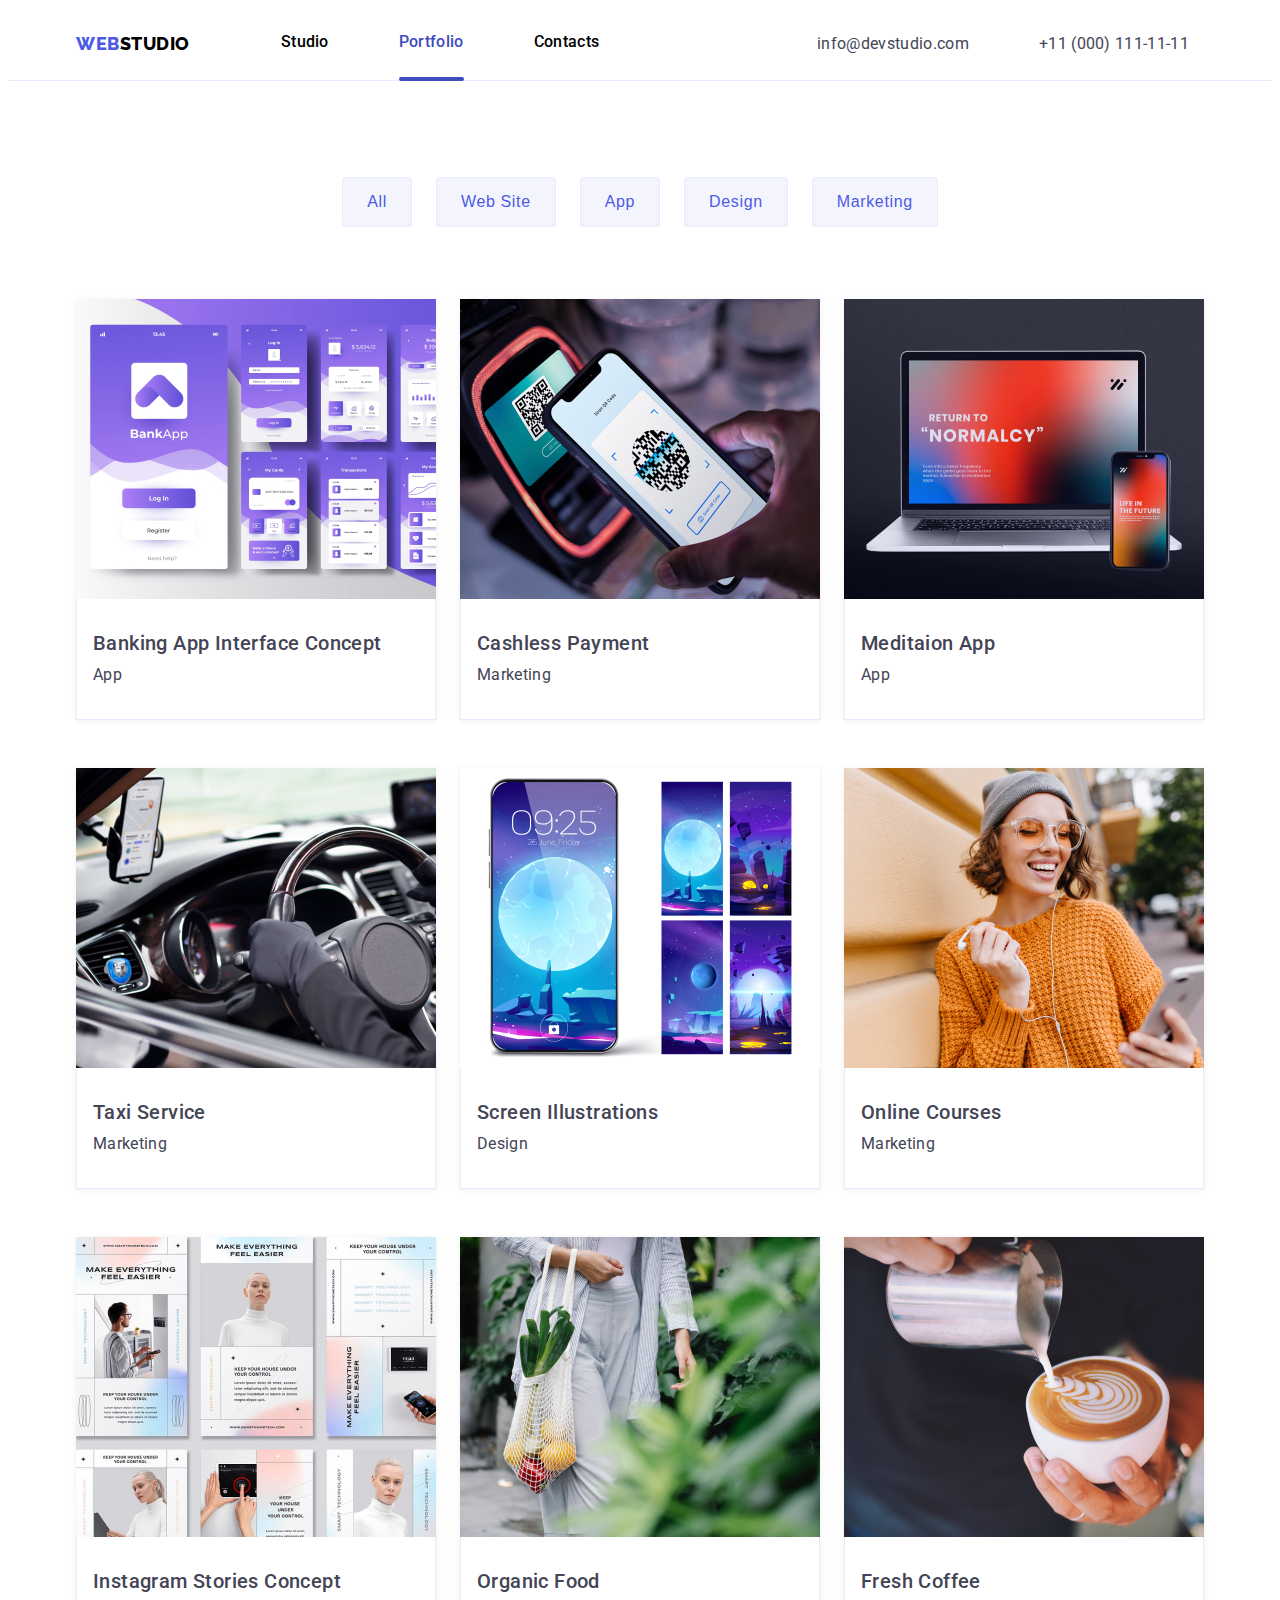
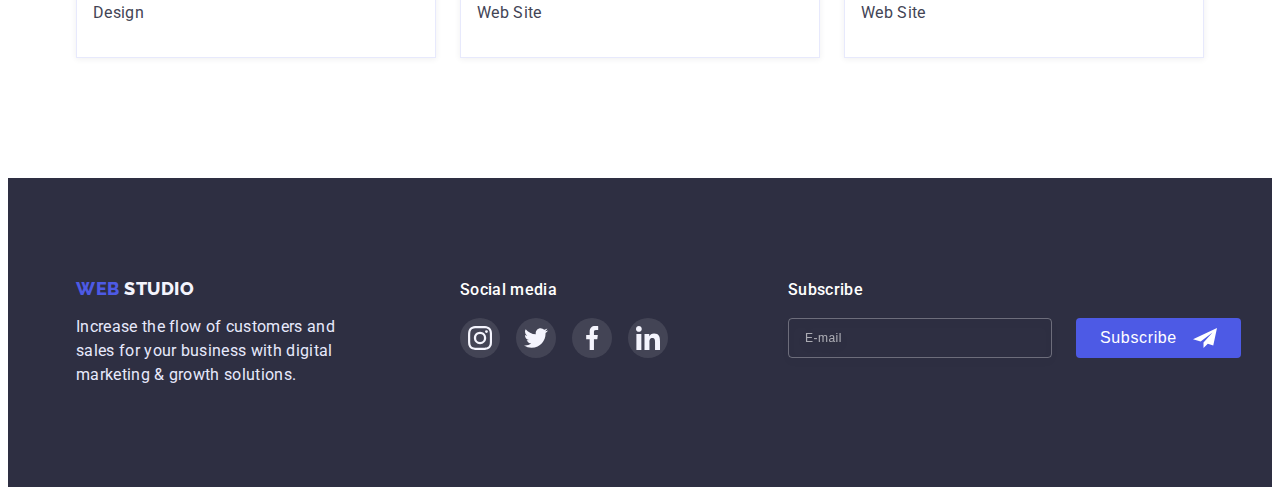
<file: portfolio.html>
<!DOCTYPE html>
<html lang="en">
  <head>
    <meta charset="UTF-8" />
    <meta http-equiv="X-UA-Compatible" content="IE=edge" />
    <meta name="viewport" content="width=device-width, initial-scale=1.0" />

    <link rel="preconnect" href="https://fonts.googleapis.com" />
    <link rel="preconnect" href="https://fonts.gstatic.com" crossorigin />
    <link
      href="https://fonts.googleapis.com/css2?family=Raleway:wght@800&family=Roboto:wght@400;500;700;900&display=swap"
      rel="stylesheet"
    />

    <link
      rel="stylesheet"
      href="https://cdnjs.cloudflare.com/ajax/libs/modern-normalize/1.1.0/modern-normalize.min.css"
      integrity="sha512-wpPYUAdjBVSE4KJnH1VR1HeZfpl1ub8YT/NKx4PuQ5NmX2tKuGu6U/JRp5y+Y8XG2tV+wKQpNHVUX03MfMFn9Q=="
      crossorigin="anonymous"
      referrerpolicy="no-referrer"
    />

    <link rel="stylesheet" href="css/style.css" />

    <title>Portfolio</title>
  </head>
  <body>
    <header class="header">
      <div class="conteiner header-conteiner">
        <nav class="header-navig">
          <!--logo-->
          <a class="header-logo link" href="./index.html">
            <span class="logo-web">Web</span>Studio</a
          >
          <!--navigazia-->
          <ul class="header-list list">
            <li class="header-item">
              <a class="header-link link" href="./index.html">Studio</a>
            </li>
            <li class="header-item">
              <a class="header-link link current" href="./portfolio.html"
                >Portfolio</a
              >
            </li>
            <li class="header-item">
              <a class="header-link link" href="">Contacts</a>
            </li>
          </ul>
        </nav>
        <!--Contacts-->
        <address class="addres">
          <ul class="addres-list list">
            <li class="addres-item">
              <a class="addres-email link" href="mailto:info@devstudio.com"
                >info@devstudio.com</a
              >
            </li>
            <li class="addres-item">
              <a class="addres-number link" href="tel:+110001111111"
                >+11 (000) 111-11-11</a
              >
            </li>
          </ul>
        </address>
      </div>
    </header>

    <main>
      <!--filtri-->
      <section class="job-section">
        <div class="conteiner job-conteiner">
          <h1 class="visually-hidden">filtri skritij</h1>
          <ul class="job-list list">
            <li class="job-item">
              <button class="job-btn" type="button">All</button>
            </li>
            <li class="job-item">
              <button class="job-btn" type="button">Web Site</button>
            </li>
            <li class="job-item">
              <button class="job-btn" type="button">App</button>
            </li>
            <li class="job-item">
              <button class="job-btn" type="button">Design</button>
            </li>
            <li class="job-item">
              <button class="job-btn" type="button">Marketing</button>
            </li>
          </ul>
          <!--primeri rabot-->
          <ul class="portfolio-list list">
            <li class="portfolio-item">
              <a href="">
                <div class="portfolio-box">
                  <div class="portfolio-hid">
                    <p>
                      14 Stylish and User-Friendly App Design Concepts · Task
                      Manager App · Calorie Tracker App · Exotic Fruit Ecommerce
                      App · Cloud Storage App
                    </p>
                  </div>
                  <img
                    class="portfolio-pictures"
                    src="images/imgp1.jpg"
                    alt="foto"
                    width="360"
                  />
                </div>
                <div class="portfolio-pictures-title">
                  <h2 class="portfolio-title">Banking App Interface Concept</h2>
                  <p class="portfolio-text">App</p>
                </div>
              </a>
            </li>
            <li class="portfolio-item">
              <a href="">
              <div class="portfolio-box">
                <div class="portfolio-hid">
                  <p>
                    14 Stylish and User-Friendly App Design Concepts · Task
                    Manager App · Calorie Tracker App · Exotic Fruit Ecommerce
                    App · Cloud Storage App
                  </p>
                </div>
                <img
                  class="portfolio-pictures"
                  src="images/imgp2.jpg"
                  alt="foto"
                  width="360"
                />
              </div>
              <div class="portfolio-pictures-title">
                <h2 class="portfolio-title">Cashless Payment</h2>
                <p class="portfolio-text">Marketing</p>
              </div>
            </a>
            </li>
            <li class="portfolio-item">
              <a href="">
              <div class="portfolio-box">
                <div class="portfolio-hid">
                  <p>
                    14 Stylish and User-Friendly App Design Concepts · Task
                    Manager App · Calorie Tracker App · Exotic Fruit Ecommerce
                    App · Cloud Storage App
                  </p>
                </div>
                <img
                  class="portfolio-pictures"
                  src="images/imgp3.jpg"
                  alt="foto"
                  width="360"
                />
              </div>
              <div class="portfolio-pictures-title">
                <h2 class="portfolio-title">Meditaion App</h2>
                <p class="portfolio-text">App</p>
              </div>
            </a>
            </li>
            <li class="portfolio-item">
              <a href="">
              <div class="portfolio-box">
                <div class="portfolio-hid">
                  <p>
                    14 Stylish and User-Friendly App Design Concepts · Task
                    Manager App · Calorie Tracker App · Exotic Fruit Ecommerce
                    App · Cloud Storage App
                  </p>
                </div>
                <img
                  class="portfolio-pictures"
                  src="images/imgp4.jpg"
                  alt="foto"
                  width="360"
                />
              </div>
              <div class="portfolio-pictures-title">
                <h2 class="portfolio-title">Taxi Service</h2>
                <p class="portfolio-text">Marketing</p>
              </div>
            </a>
            </li>
            <li class="portfolio-item">
              <a href="">
              <div class="portfolio-box">
                <div class="portfolio-hid">
                  <p>
                    14 Stylish and User-Friendly App Design Concepts · Task
                    Manager App · Calorie Tracker App · Exotic Fruit Ecommerce
                    App · Cloud Storage App
                  </p>
                </div>
                <img
                  class="portfolio-pictures"
                  src="images/imgp5.jpg"
                  alt="foto"
                  width="360"
                />
              </div>
              <div class="portfolio-pictures-title">
                <h2 class="portfolio-title">Screen Illustrations</h2>
                <p class="portfolio-text">Design</p>
              </div>
            </a>
            </li>
            <li class="portfolio-item">
              <a href="">
              <div class="portfolio-box">
                <div class="portfolio-hid">
                  <p>
                    14 Stylish and User-Friendly App Design Concepts · Task
                    Manager App · Calorie Tracker App · Exotic Fruit Ecommerce
                    App · Cloud Storage App
                  </p>
                </div>
                <img
                  class="portfolio-pictures"
                  src="images/imgp6.jpg"
                  alt="foto"
                  width="360"
                />
              </div>
              <div class="portfolio-pictures-title">
                <h2 class="portfolio-title">Online Courses</h2>
                <p class="portfolio-text">Marketing</p>
              </div>
            </a>
            </li>
            <li class="portfolio-item">
              <a href="">
              <div class="portfolio-box">
                <div class="portfolio-hid">
                  <p>
                    14 Stylish and User-Friendly App Design Concepts · Task
                    Manager App · Calorie Tracker App · Exotic Fruit Ecommerce
                    App · Cloud Storage App
                  </p>
                </div>
                <img
                  class="portfolio-pictures"
                  src="images/imgp7.jpg"
                  alt="foto"
                  width="360"
                />
              </div>
              <div class="portfolio-pictures-title">
                <h2 class="portfolio-title">Instagram Stories Concept</h2>
                <p class="portfolio-text">Design</p>
              </div>
            </a>
            </li>
            <li class="portfolio-item">
              <a href="">
              <div class="portfolio-box">
                <div class="portfolio-hid">
                  <p>
                    14 Stylish and User-Friendly App Design Concepts · Task
                    Manager App · Calorie Tracker App · Exotic Fruit Ecommerce
                    App · Cloud Storage App
                  </p>
                </div>
                <img
                  class="portfolio-pictures"
                  src="images/imgp8.jpg"
                  alt="foto"
                  width="360"
                />
              </div>
              <div class="portfolio-pictures-title">
                <h2 class="portfolio-title">Organic Food</h2>
                <p class="portfolio-text">Web Site</p>
              </div>
            </a>
            </li>
            <li class="portfolio-item">
              <a href="">
              <div class="portfolio-box">
                <div class="portfolio-hid">
                  <p>
                    14 Stylish and User-Friendly App Design Concepts · Task
                    Manager App · Calorie Tracker App · Exotic Fruit Ecommerce
                    App · Cloud Storage App
                  </p>
                </div>
                <img
                  class="portfolio-pictures"
                  src="images/imgp9.jpg"
                  alt="foto"
                  width="360"
                />
              </div>
              <div class="portfolio-pictures-title">
                <h2 class="portfolio-title">Fresh Coffee</h2>
                <p class="portfolio-text">Web Site</p>
              </div>
            </a>
            </li>
          </ul>
        </div>
      </section>
    </main>
    <!--footer-->
    <footer class="foter">
      <div class="conteiner foter-conteiner">
        <div class="foter-box">
          <a class="foter-logo link" href="./index.html">
            <span class="logo-web-foter">Web</span> Studio</a
          >
          <p class="foter-text">
            Increase the flow of customers and sales for your business with
            digital marketing & growth solutions.
          </p>
        </div>
        <div class="foter-box">
          <p class="foter-soc-text">Social media</p>
          <ul class="foter-soc-list list">
            <li class="foter-soc-item">
              <a class="foter-soc-link link" href>
                <svg class="foter-soc-icon" width="24" height="24">
                  <use href="./images/icons.svg#icon-instagram-2-1"></use>
                </svg>
              </a>
            </li>
            <li class="foter-soc-item">
              <a class="foter-soc-link link" href>
                <svg class="foter-soc-icon" width="24" height="24">
                  <use href="./images/icons.svg#icon-twitter-1-1"></use>
                </svg>
              </a>
            </li>
            <li class="foter-soc-item">
              <a class="foter-soc-link link" href>
                <svg class="foter-soc-icon" width="24" height="24">
                  <use href="./images/icons.svg#icon-facebook-1-1"></use>
                </svg>
              </a>
            </li>
            <li class="foter-soc-item">
              <a class="foter-soc-link link" href>
                <svg class="foter-soc-icon" width="24" height="24">
                  <use href="./images/icons.svg#icon-linkedin-1-1"></use>
                </svg>
              </a>
            </li>
          </ul>
        </div>
        <div class="foter-box">
          <form class="subscribe-form" action="">
            <p class="call-to-action">Subscribe</p>
            <div class="subscribe-form-elements-container">
              <input type="email" name="email" placeholder="E-mail" />
              <button class="subscribe-btn" type="submit">Subscribe</button>
            </div>
          </form>
        </div>
      </div>
    </footer>
  </body>
</html>
</file>
<file: css/style.css>
body {
  font-family: "Roboto", sans-serif;
  background-color: #ffffff;
}
a {
  text-decoration: none;
}
ul {
  margin: 0;
  padding-left: 0;
}
img {
  display: block;
  width: 100%;
  height: auto;
}
*,
::after,
::before {
  box-sizing: border-box;
}
p,
h1,
h2,
h3,
h4,
h5,
h6 {
  margin: 0;
}
.root {
  --navy-blue: #2e2f42;
  --color-iris: #4d5ae5;
}
.link {
  text-decoration: none;
}
.list {
  list-style: none;
  padding: 0;
}

.conteiner {
  width: 100%;
  max-width: 1158px;
  padding: 0 15px;
  margin: 0 auto;
  /* outline: 1px solid red; */
}

.header {
  border-bottom: 1px solid #e7e9fc;
  background: #ffffff;
}

.header-conteiner {
  display: flex;
  text-align: center;
}

.header-navig {
  display: flex;
  align-items: center;
}

.header-logo {
  display: block;
  padding: 24px 0;
  margin-right: 76px;
  font-family: "Raleway", sans-serif;
  font-weight: 800;
  font-size: 18px;
  line-height: 1.33;
  align-items: center;
  letter-spacing: 0.03em;
  text-transform: uppercase;
  color: var(--navy-blue);
}
.logo-web {
  font-family: "Raleway", sans-serif;
  font-weight: 800;
  font-size: 18px;
  line-height: 1.33;
  letter-spacing: 0.03em;
  color: #4d5ae5;
}
.header-list {
  display: flex;
}
.header-link:hover,
.header-link:active,
.header-link:focus,
.header-link.current {
  color: #404bbf;
}
.header-link {
  display: block;
  position: relative;
  padding: 15px 15px;
  font-weight: 500;
  font-size: 16px;
  line-height: 1.5;
  letter-spacing: 0.02em;
  color: var(--navy-blue);
  transition: transform 250ms cubic-bezier(0.4, 0, 0.2, 1);
}
.current {
  position: relative;
}

.header-link.current::after {
  content: "";
  position: relative;
  left: 0;
  bottom: -23px;
  display: block;
  width: 100%;
  height: 4px;
  background-color: #404bbf;
  border-radius: 2px;
  pointer-events: none;
}
.addres {
  display: flex;
  margin-left: auto;
}

.addres-email:hover,
.addres-email:focus,
.addres-email.current {
  color: #404bbf;
}
.addres-email,
.addres-number {
  padding: 15px 15px;
  font-style: normal;
  font-size: 16px;
  line-height: 1.5;
  letter-spacing: 0.02em;
  color: #434455;
  transition: transform 250ms cubic-bezier(0.4, 0, 0.2, 1);
}
.addres-number:hover,
.addres-number:focus,
.addres-number.current {
  color: #404bbf;
}
.addres-list {
  align-items: center;
  display: flex;
}
.addres-list,
.header-list {
  display: flex;
  gap: 40px;
}

.hero-section {
  background-image: linear-gradient(
      rgba(46, 47, 66, 0.7),
      rgba(46, 47, 66, 0.7) 100%
    ),
    url(../images/heroimage.jpg);
  background-repeat: no-repeat;
  background-position: center;

  padding-top: 188px;
  padding-bottom: 188px;
  background-color: #2e2f42;
}
.hero-container {
  display: flex;
  flex-direction: column;
  align-items: center;
  padding: 188px 317px;
}
.hero-title {
  max-width: 496px;
  margin-right: auto;
  margin-left: auto;
  margin-bottom: 48px;
  font-size: 56px;
  line-height: 1.07;
  letter-spacing: 0.02em;
  text-align: center;
  color: #ffffff;
}
.hero-btn:hover,
.header-btn:focus,
.header-btn:active,
.contacts-form-send-btn:hover,
.contacts-form-send-btn:focus,
.contacts-form-send-btn:active {
  background: #404bbf;
}
.hero-btn,
.contacts-form-send-btn {
  padding: 16px 32px;
  display: block;
  margin: 0 auto;
  font-weight: 500;
  font-size: 16px;
  line-height: 1.5;
  align-items: center;
  letter-spacing: 0.04em;
  box-shadow: 0px 4px 4px rgb(0 0 0 / 15%);
  border-radius: 4px;
  border-style: none;
  color: #ffffff;
  background: #4d5ae5;
  cursor: pointer;
  transition: background-color 250ms cubic-bezier(0.4, 0, 0.2, 1);
}
.about-section {
  padding-top: 120px;
  padding-bottom: 120px;
}
.visually-hidden {
  position: absolute;
  white-space: nowrap;
  width: 1px;
  height: 1px;
  overflow: hidden;
  border: 0;
  padding: 0;
  clip: rect(0 0 0 0);
  clip-path: inset(50%);
  margin: -1px;
}
.about-list {
  display: flex;
  gap: 24px;
}
.about-soc {
  background: #f4f4fd;
  border-radius: 4px;
  display: flex;
  align-items: center;
  justify-content: center;
  margin-bottom: 8px;
  padding: 24px 0;
}
.about-icon {
  background-position: center;
  background-repeat: no-repeat;
  border-left: 100px;
  border-top: 24px;
}
.about-subtitle {
  margin-bottom: 8px;
  width: 264px;
  font-weight: 500;
  line-height: 1.2;
  letter-spacing: 0.02em;
  color: var(--navy-blue);
}
.about-text {
  font-size: 16px;
  line-height: 1.5;
  letter-spacing: 0.02em;
  width: 264px;
  color: #434455;
}

.personal-section {
  padding-top: 120px;
  padding-bottom: 120px;
  background: #f4f4fd;
}
.personal-title {
  font-size: 36px;
  line-height: 1.11;
  letter-spacing: 0.02em;
  text-align: center;
  margin-bottom: 72px;
  text-transform: capitalize;
  color: var(--navy-blue);
}
.personal-list {
  justify-content: center;
  display: flex;
  gap: 24px;
}
.personal-pictures-subtitle {
  background: #ffffff;
  box-shadow: 0px 1px 6px rgba(46, 47, 66, 0.08),
    0px 1px 1px rgba(46, 47, 66, 0.16), 0px 2px 1px rgba(46, 47, 66, 0.08);
  border-radius: 0px 0px 4px 4px;
}
.personal-subtitle {
  margin-bottom: 8px;
  padding-top: 32px;
  text-align: center;
  font-weight: 500;
  font-size: 20px;
  line-height: 1.2;
  letter-spacing: 0.02em;
  color: var(--navy-blue);
}
.personal-text {
  padding-bottom: 8px;
  text-align: center;

  font-size: 16px;
  line-height: 1.5;
  letter-spacing: 0.02em;
  color: #434455;
}
.personal-soc-list {
  padding-bottom: 32px;
  display: flex;
  flex-direction: row;
  justify-content: center;
  align-items: center;
  gap: 24px;
}

.personal-soc-item {
  width: 40px;
  height: 40px;
  border-radius: 50%;
  background-color: #4d5ae5;
}
.personal-soc-link {
  width: 100%;
  height: 100%;
  display: flex;
  align-items: center;
  justify-content: center;
}
.personal-soc-link:hover,
.personal-soc-link:focus {
  border-radius: 50%;
  background-color: #404bbf;
}
.personal-soc-icon {
  fill: #f4f4fd;
}
.customer {
  padding-top: 130px;
  padding-bottom: 120px;
}
.customer-title {
  margin-bottom: 72px;
  font-weight: 700;
  font-size: 36px;
  line-height: 1.11;
  text-align: center;
  letter-spacing: 0.02em;
  color: #2e2f42;
}
.customer-list {
  display: flex;
  justify-content: space-between;
  align-items: center;
  gap: 24px;
}
.customer-item {
  width: 168px;
  height: 88px;
  display: flex;
  border: 1px solid #8e8f99;
  border-radius: 4px;
}
.customer-link {
  display: flex;
  justify-content: center;
  align-items: center;
  width: 100%;
  height: 100%;
  color: #8e8f99;
  border-color: 1px solid #8e8f99;
}
.customer-icon {
  fill: currentColor;
}

.customer-item:hover,
.customer-item:focus {
  fill: #404bbf;
  border-color: #404bbf;
}

.customer-link:hover .customer-icon,
.customer-link:focus .customer-icon {
  fill: #404bbf;
}

.foter {
  padding-top: 100px;
  padding-bottom: 100px;
  background: #2e2f42;
}

.foter-conteiner {
  display: flex;
}
.foter-box {
  margin-right: 120px;
}

.foter-logo {
  font-family: "Raleway", sans-serif;
  font-style: normal;
  font-weight: 800;
  font-size: 18px;
  line-height: 1.17;
  align-items: center;
  letter-spacing: 0.03em;
  text-transform: uppercase;
  color: #f4f4fd;
}
.foter-text {
  margin-top: 16px;
  width: 264px;
  font-size: 16px;
  line-height: 1.5;
  letter-spacing: 0.02em;
  color: #e7e9fc;
}
.foter-soc {
  display: flex;
  align-items: center;
}
.foter-soc-list {
  flex-direction: row;
  align-items: flex-start;
  display: flex;
  gap: 16px;
}

.foter-soc-text,
.call-to-action {
  margin-bottom: 16px;
  font-family: "Roboto";
  font-weight: 500;
  font-size: 16px;
  line-height: 1.5;
  letter-spacing: 0.02em;
  color: #ffffff;
}
.foter-soc-item {
  width: 40px;
  height: 40px;
}
.foter-soc-link {
  width: 100%;
  height: 100%;
  justify-content: center;
  align-items: center;
  border-radius: 50%;
  display: flex;

  background: rgba(255, 255, 255, 0.1);
  transition: background-color 250ms cubic-bezier(0.4, 0, 0.2, 1);
}
.foter-soc-link:hover,
.foter-soc-link:focus {
  border-radius: 50%;
  background-color: #31d0aa;
}
.foter-soc-icon {
  fill: #f4f4fd;
}
.job-btn:hover,
.job-btn:focus,
.job-btn.current {
  background: #404bbf;
  color: #ffffff;
  box-shadow: 0px 3px 1px rgba(0, 0, 0, 0.1), 0px 2px 1px rgba(0, 0, 0, 0.08),
    0px 2px 2px rgba(0, 0, 0, 0.12);
}
.job-section {
  padding-top: 96px;
  padding-bottom: 120px;
}

.job-list {
  background-color: #ffffff;
  margin-bottom: 72px;
  display: flex;
  justify-content: center;
  gap: 24px;
}
.job-btn {
  border: 1px solid #e7e9fc;
  padding: 12px 24px;
  border-radius: 4px;
  font-weight: 500;
  font-size: 16px;
  line-height: 1.5;
  letter-spacing: 0.04em;
  background: #f4f4fd;
  color: #4d5ae5;
  cursor: pointer;
  transition: background-color 250ms cubic-bezier(0.4, 0, 0.2, 1),
    color 250ms cubic-bezier(0.4, 0, 0.2, 1),
    border-color 250ms cubic-bezier(0.4, 0, 0.2, 1),
    box-shadow 250ms cubic-bezier(0.4, 0, 0.2, 1);
}
.work-section {
  padding-bottom: 120px;
  padding-top: 0;
}
.work-title {
  font-size: 36px;
  line-height: 1.11;
  letter-spacing: 0.02em;
  text-align: center;
  margin-bottom: 72px;
  text-transform: capitalize;
  color: var(--navy-blue);
}
.work-list {
  display: flex;
  gap: 24px;
  background: #ffffff;
}
.portfolio-title {
  margin-bottom: 8px;
  font-size: 20px;
  font-weight: 500;
  line-height: 1.2;
  letter-spacing: 0.02em;
  color: var(--navy-blue);
}
.portfolio-text {
  font-size: 16px;
  line-height: 1.5;
  letter-spacing: 0.02em;
  color: #434455;
}
.work-text {
  padding-left: 16px;
  padding-bottom: 32px;

  font-size: 16px;
  line-height: 1.5;
  letter-spacing: 0.02em;
  color: #434455;
}
.portfolio-list {
  display: flex;
  background: #ffffff;
  gap: 24px;
  flex-wrap: wrap;
  row-gap: 48px;
}
.portfolio-item {
  width: 360px;
  cursor: pointer;
  transform: box-shadow 250ms cubic-bezier(0.4, 0, 0.2, 1);
}
.portfolio-item a {
  display: inline-block;

  color: #434455;
  box-shadow: 0px 1px 6px rgba(46, 47, 66, 0.08);
  transition: box-shadow 250ms cubic-bezier(0.4, 0, 0.2, 1);
}
.portfolio-item a:hover,
.portfolio-item a:focus {
  box-shadow: 0px 1px 6px rgba(46, 47, 66, 0.08),
    0px 1px 1px rgba(46, 47, 66, 0.16), 0px 2px 1px rgba(46, 47, 66, 0.08);
}
.portfolio-item:hover .portfolio-hid {
  transform: translateX(0);
}

.portfolio-box {
  position: relative;
  overflow: hidden;
}
.portfolio-hid {
  position: absolute;
  content: "";
  top: 0;
  left: 0;
  width: 100%;
  height: 100%;
  background: #4d5ae5;
  transform: translateY(100%);
  transition: transform 250ms cubic-bezier(0.4, 0, 0.2, 1);
}
.portfolio-hid > p {
  font-weight: 400;
  font-size: 16px;
  line-height: 1.5;
  letter-spacing: 0.02em;
  color: #f4f4fd;
  margin-top: 24px;

  margin-left: auto;
  margin-right: auto;
  width: 296px;
}
/* .portfolio-box:hover,
  .portfolio-box:focus
{
    background: linear-gradient(0deg, rgba(77, 90, 229, 0.1), rgba(77, 90, 229, 0.1));
    background-blend-mode: soft-light, normal;
    mix-blend-mode: normal;
} */
.portfolio-pictures-title {
  box-sizing: border-box;
  padding: 32px 0 32px 16px;
  border-left: 1px solid#e7e9fc;
  border-right: 1px solid #e7e9fc;
  border-bottom: 1px solid #e7e9fc;
}

.work-text {
  padding-left: 16px;
  padding-bottom: 32px;

  font-size: 16px;
  line-height: 1.5;
  letter-spacing: 0.02em;
  color: #434455;
}
.logo-web-foter {
  line-height: 1.17;
  color: #4d5ae5;
}



.subscribe-form-elements-container {
  display: flex;
}
.subscribe-form [type='email'] {
  min-width: 264px;
  margin-right: 24px;
  padding: 7px 16px;
  color: #ffffff;
  font-size: 12px;
  line-height: 2;
  letter-spacing: 0.04em;
  background-color: transparent;
  border: 1px solid rgba(255, 255, 255, 0.3);
  filter: drop-shadow(0px 4px 4px rgba(0, 0, 0, 0.15));
  border-radius: 4px;
}

.subscribe-form [type='email']::placeholder {
  color: rgba(255, 255, 255, 0.6);
}

.subscribe-btn {
  padding: 8px 24px;
  font-weight: 500;
  font-size: 16px;
  line-height: 1.5;
  letter-spacing: 0.04em;
  color: #ffffff;
  background-color: #4d5ae5;
  border: 0;
  cursor: pointer;
  border-radius: 4px;
  display: flex;
  align-items: center;
  gap: 16px;
  transition: background-color 250ms cubic-bezier(0.4, 0, 0.2, 1);
}

.subscribe-btn:hover {
  background-color: #404bbf;
}
.subscribe-btn:after {
  content: '';
  display: inline-block;
  width: 24px;
  height: 24px;
  background-image: url("data:image/svg+xml;charset=utf8,%3Csvg width='24' height='24' viewBox='0 0 24 24' fill='none' xmlns='http://www.w3.org/2000/svg'%3E%3Cpath d='M24 2L0 13.25L7.66994 15.6172L19.5 6.375L10.5017 16.4913L10.509 16.4936L10.5 16.4913V22L14.8013 17.8183L20.2501 19.5L24 2Z' fill='white'/%3E%3C/svg%3E");
}



.overlay {
  position: fixed;
  width: 100vw;
  height: 100vh;
  left: 0;
  top: 0;
  background-color: rgba(46, 47, 66, 0.4);
  transition: opacity 250ms cubic-bezier(0.4, 0, 0.2, 1);
  opacity: 1;
}
.is-hidden {
  visibility: hidden;
  opacity: 0;
  pointer-events: none;
}
.is-hidden .modal {
  transform: translate(-50%, -50%) scale(0);
}
.modal {
  position: absolute;
  width: 408px;
  padding: 72px 24px 24px 24px;

  left: 50%;
  top: 50%;
  font-size: 12px;
  line-height: 1.33;
  letter-spacing: 0.04em;
  color: #8e8f99;
  background-color:  #fcfcfc;
  box-shadow: 0px 1px 1px rgba(0, 0, 0, 0.14),
   0px 1px 3px rgba(0, 0, 0, 0.12),
    0px 2px 1px rgba(0, 0, 0, 0.2);
  border-radius: 4px;
  transform: translate(-50%, -50%) scale(100%);
  transition: transform 250ms cubic-bezier(0.4, 0, 0.2, 1) 50ms;
}
.btn-close {
  position: absolute;
  display: flex;
  align-items: center;
  justify-content: center;
  width: 24px;
  height: 24px;
  top: 24px;
  left: 360px;
  cursor: pointer;
  padding: 0px;
  background: rgb(231, 233, 252);
  border-width: 1px;
  border-style: solid;
  border-color: rgba(0, 0, 0, 0.1);
  border-image: initial;
  border-radius: 50%;
  transition: background-color 250ms cubic-bezier(0.4, 0, 0.2, 1),
    background-image 250ms cubic-bezier(0.4, 0, 0.2, 1);
}
.btn-close:hover,
.btn-close:focus {
  background: #404bbf;
  fill: #ffffff;
}

.contacts-form {
  display: flex;
  flex-direction: column;
  justify-content: center;
}
.contacts-form b {
  margin-bottom: 14px;
  font-size: 16px;
  line-height: 24px;
  font-weight: 500;
  color: #2e2f42;
  text-align: center;
}

.contacts-form .input-field {
  margin-bottom: 8px;
}
.contacts-form label:not(.accept-checkbox-field) {
  display: inline-block;
  margin-bottom: 4px;
}

.contacts-form input:not([type="checkbox"]),
.contacts-form textarea {
  width: 100%;
  padding: 11px 16px 11px 37px;
  color: #2e2f42;
  border: 1px solid rgba(33, 33, 33, 0.2);
  border-radius: 4px;
  transition: border-color 250ms cubic-bezier(0.4, 0, 0.2, 1)                  ;
}

.contacts-form textarea {
  min-height: 120px;
  margin-bottom: 16px;
  padding: 8px 16px;
  resize: none;
}

.contacts-form textarea::placeholder {
  color: rgba(117, 117, 117, 0.5);
}
.subscribe-form input:focus,
.subscribe-form input:hover,
.contacts-form input:hover,
.contacts-form input:focus,
.contacts-form textarea:hover,
.contacts-form textarea:focus {
  outline: none;
  border-color: #4d5ae5;
}
.contacts-form input:not(.privacy-policy-checkbox):hover + svg,
.contacts-form input:not(.privacy-policy-checkbox):focus + svg {
  fill: #4d5ae5;
}
.contacts-form .input-wrapper {
  position: relative;
}

.input-field svg {
  display: block;
  position: absolute;
  top: 50%;
  left: 16px;
  transform: translate(0, -50%);
  fill: #2e2f42;
  transition: fill 250ms cubic-bezier(0.4, 0, 0.2, 1);
  pointer-events: none;
}

.accept-checkbox-field {
  display: flex;
  align-items: center;
  margin-bottom: 24px;
  color: #757575;
}
.accept-checkbox-field svg {
  margin-right: 8px;
  border: 1.25px solid #2e2f42;
  border-radius: 2px;
  fill:transparent;
  transition: border-color 250ms cubic-bezier(0.4, 0, 0.2, 1);
}
.privacy-policy-checkbox:checked + svg {
  border-color: #404bbf;
  fill: #404bbf; 
}

.privacy-policy {
  color: #4d5ae5;
  text-decoration: underline;
}
.contacts-form-button-field {
  text-align: center;
}
.contacts-form-send-btn {
  min-width: 169px;
  font-weight: 500;
  font-size: 16px;
  line-height: 1.5;
  letter-spacing: 0.04em;
}
</file>
